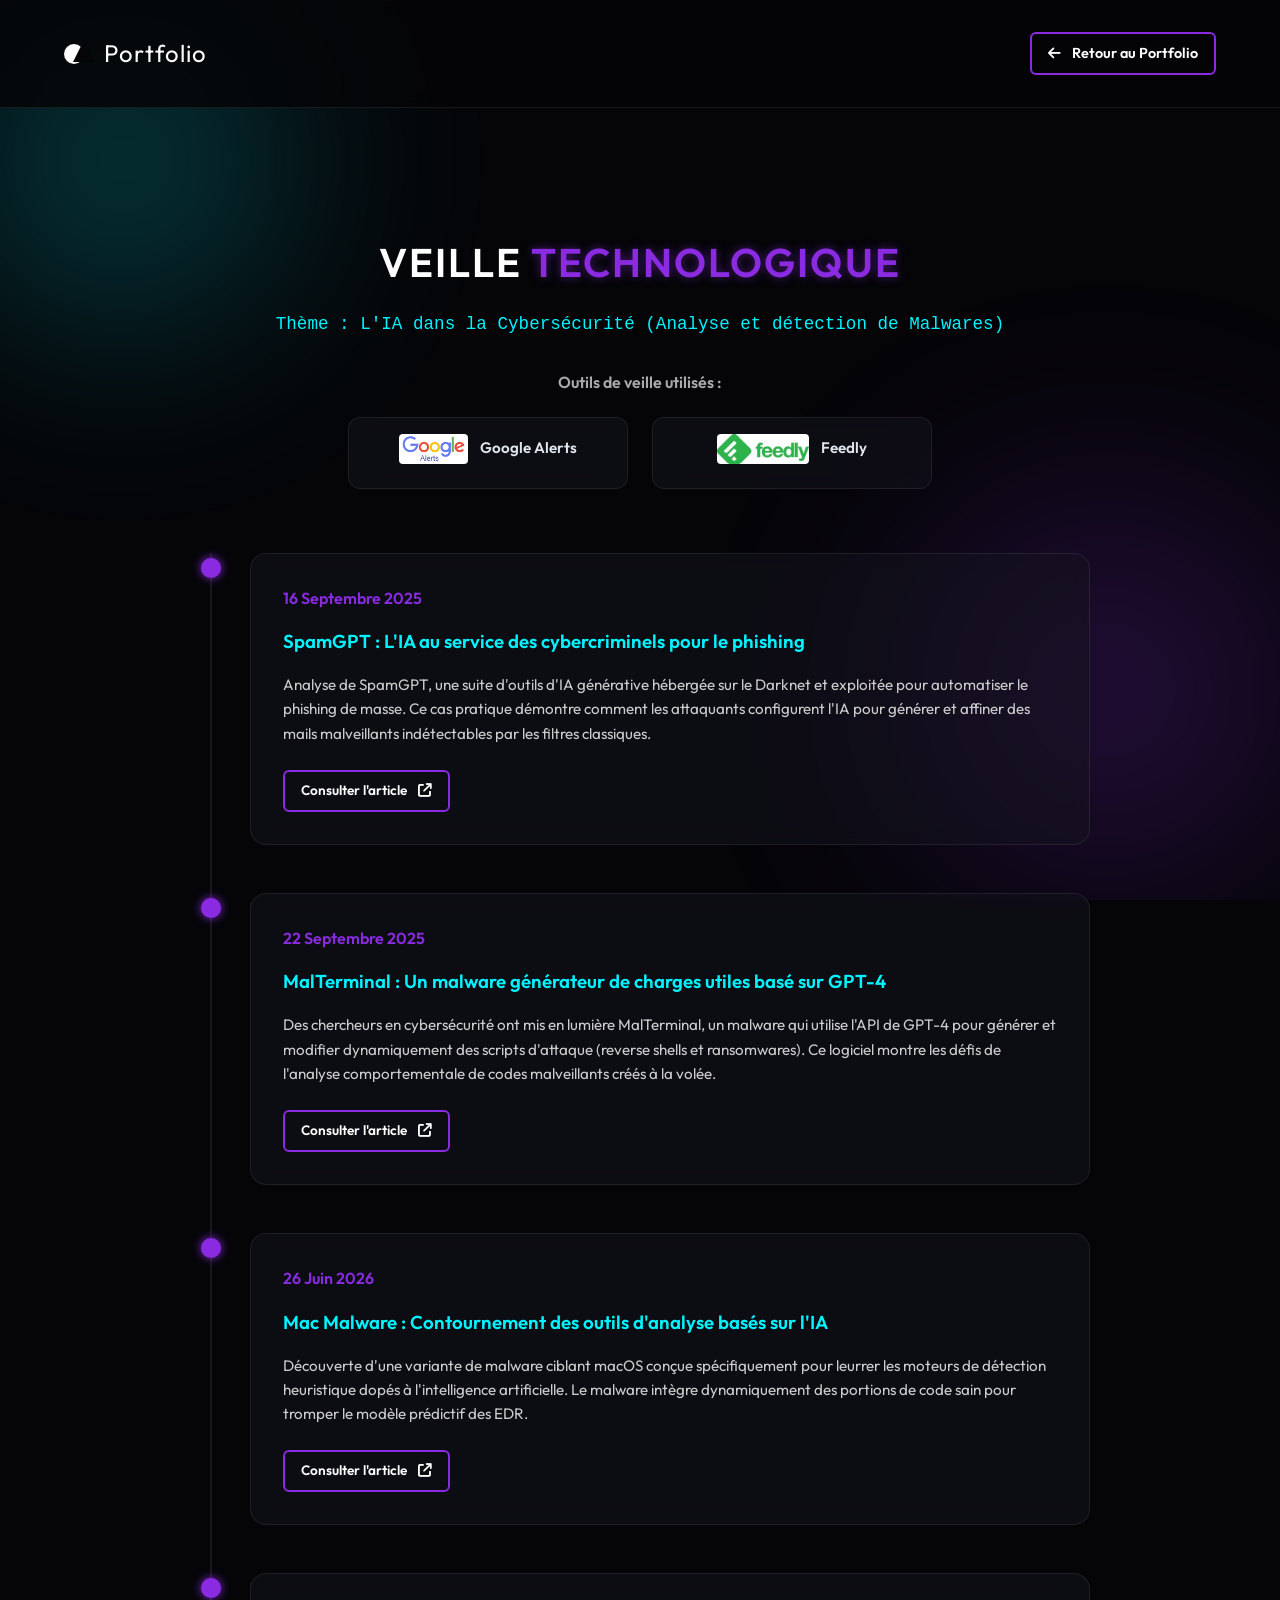
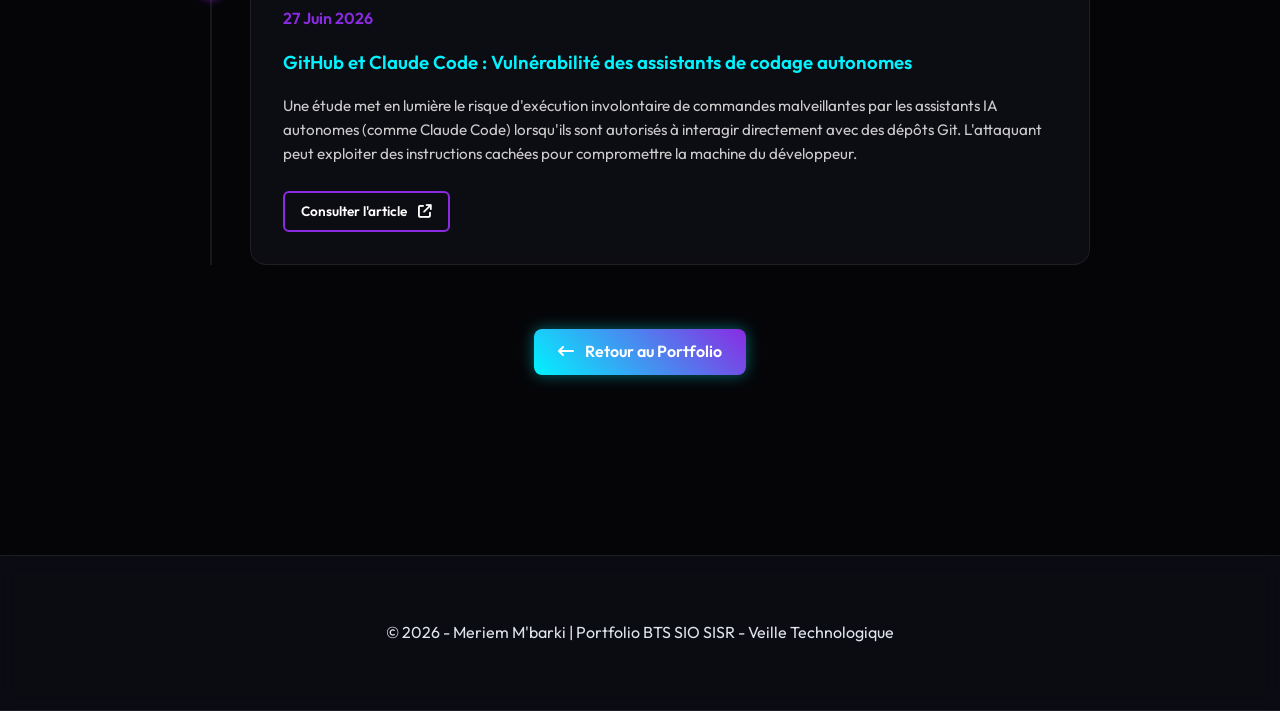
<file: veille.html>
<!DOCTYPE html>
<html lang="fr">

<head>
    <meta charset="UTF-8">
    <meta name="viewport" content="width=device-width, initial-scale=1.0">
    <title>Veille Technologique | Meriem M'barki</title>
    <meta name="description"
        content="Veille technologique de Meriem M'barki sur l'IA dans la cybersécurité (Analyse et détection de Malwares) - BTS SIO SISR.">
    <link rel="preconnect" href="https://fonts.googleapis.com">
    <link rel="preconnect" href="https://fonts.gstatic.com" crossorigin>
    <link href="https://fonts.googleapis.com/css2?family=Outfit:wght@300;400;600;800&display=swap" rel="stylesheet">
    <link rel="stylesheet" href="https://cdnjs.cloudflare.com/ajax/libs/font-awesome/6.4.0/css/all.min.css">
    <link rel="stylesheet" href="style.css">
</head>

<body>
    <div class="background-effects">
        <div class="glow glow-1"></div>
        <div class="glow glow-2"></div>
    </div>

    <header class="scrolled">
        <nav class="navbar">
            <a href="index.html" class="logo">
                <div class="logo-icon">
                    <div class="circle"></div>
                    <div class="triangle"></div>
                </div>
                Portfolio
            </a>
            <a href="index.html#veille" class="btn btn-outline-purple" style="font-size: 0.9rem; padding: 8px 16px;"><i class="fa-solid fa-arrow-left" style="margin-right: 8px;"></i> Retour au Portfolio</a>
        </nav>
    </header>

    <main style="padding-top: 130px;">
        <section class="section">
            <div style="text-align: center; margin-bottom: 4rem;">
                <h1 class="section-title" style="margin-bottom: 1rem;">Veille <span>Technologique</span></h1>
                <p style="color: var(--primary-color); font-family: var(--font-mono); font-size: 1.1rem; margin-bottom: 2rem;">Thème : L'IA dans la Cybersécurité (Analyse et détection de Malwares)</p>
                
                <div style="display: flex; flex-direction: column; align-items: center; gap: 0.8rem;">
                    <p style="color: #aaa; font-size: 1rem; font-weight: 600;">Outils de veille utilisés :</p>
                    <div style="display: flex; gap: 1.5rem; justify-content: center; align-items: center; flex-wrap: wrap; margin-top: 0.5rem;">
                        <div class="tool-card glass-card" style="display: flex; flex-direction: column; align-items: center; text-align: center; gap: 8px; padding: 16px 20px; border-radius: 12px; max-width: 280px;">
                            <div style="display: flex; align-items: center; gap: 12px;">
                                <img src="Logo-Google-Alerts.webp" alt="Google Alerts" style="height: 30px; width: auto; object-fit: contain; border-radius: 4px;">
                                <span style="font-weight: 600; font-size: 0.95rem;">Google Alerts</span>
                            </div>
                            <p class="tool-desc">
                                Automatise la veille en envoyant des alertes e-mail selon des mots-clés définis.
                            </p>
                        </div>
                        <div class="tool-card glass-card" style="display: flex; flex-direction: column; align-items: center; text-align: center; gap: 8px; padding: 16px 20px; border-radius: 12px; max-width: 280px;">
                            <div style="display: flex; align-items: center; gap: 12px;">
                                <img src="freedly.webp" alt="Feedly" style="height: 30px; width: auto; object-fit: contain; border-radius: 4px;">
                                <span style="font-weight: 600; font-size: 0.95rem;">Feedly</span>
                            </div>
                            <p class="tool-desc">
                                Centralise et organise les flux RSS des blogs et sites de cybersécurité suivis.
                            </p>
                        </div>
                    </div>
                </div>
            </div>

            <!-- Timeline of Articles (Ordre Chronologique : Septembre 2025 à Juillet 2026) -->
            <div class="timeline" style="max-width: 900px; margin: 0 auto; position: relative;">
                
                <!-- Article 1: 16 Septembre 2025 -->
                <div class="timeline-item" id="spamgpt">
                    <div class="timeline-dot"></div>
                    <div class="timeline-content glass-card">
                        <span class="date">16 Septembre 2025</span>
                        <h3 style="margin-top: 0.5rem; margin-bottom: 1rem; color: var(--primary-color);">SpamGPT : L'IA au service des cybercriminels pour le phishing</h3>
                        <p style="margin-bottom: 1.5rem; color: #ccc; font-size: 0.95rem; line-height: 1.6;">
                            Analyse de SpamGPT, une suite d'outils d'IA générative hébergée sur le Darknet et exploitée pour automatiser le phishing de masse. Ce cas pratique démontre comment les attaquants configurent l'IA pour générer et affiner des mails malveillants indétectables par les filtres classiques.
                        </p>
                        <a href="https://dcod.ch/2025/09/16/spamgpt-ia-cybercriminels-phishing/" target="_blank" class="btn btn-outline-purple" style="font-size: 0.85rem; padding: 8px 16px;">
                            Consulter l'article <i class="fa-solid fa-arrow-up-right-from-square" style="margin-left: 8px;"></i>
                        </a>
                    </div>
                </div>

                <!-- Article 2: 22 Septembre 2025 -->
                <div class="timeline-item" id="malterminal-gpt4">
                    <div class="timeline-dot"></div>
                    <div class="timeline-content glass-card">
                        <span class="date">22 Septembre 2025</span>
                        <h3 style="margin-top: 0.5rem; margin-bottom: 1rem; color: var(--primary-color);">MalTerminal : Un malware générateur de charges utiles basé sur GPT-4</h3>
                        <p style="margin-bottom: 1.5rem; color: #ccc; font-size: 0.95rem; line-height: 1.6;">
                            Des chercheurs en cybersécurité ont mis en lumière MalTerminal, un malware qui utilise l'API de GPT-4 pour générer et modifier dynamiquement des scripts d'attaque (reverse shells et ransomwares). Ce logiciel montre les défis de l'analyse comportementale de codes malveillants créés à la volée.
                        </p>
                        <a href="https://hacktualites.com/cybersecurite/des-chercheurs-decouvrent-un-malware-malterminal-base-sur-gpt-4-a-lorigine-de-ransomwares-et-de-shells-inverses" target="_blank" class="btn btn-outline-purple" style="font-size: 0.85rem; padding: 8px 16px;">
                            Consulter l'article <i class="fa-solid fa-arrow-up-right-from-square" style="margin-left: 8px;"></i>
                        </a>
                    </div>
                </div>

                <!-- Article 3: 26 Juin 2026 -->
                <div class="timeline-item" id="mac-malware">
                    <div class="timeline-dot"></div>
                    <div class="timeline-content glass-card">
                        <span class="date">26 Juin 2026</span>
                        <h3 style="margin-top: 0.5rem; margin-bottom: 1rem; color: var(--primary-color);">Mac Malware : Contournement des outils d'analyse basés sur l'IA</h3>
                        <p style="margin-bottom: 1.5rem; color: #ccc; font-size: 0.95rem; line-height: 1.6;">
                            Découverte d'une variante de malware ciblant macOS conçue spécifiquement pour leurrer les moteurs de détection heuristique dopés à l'intelligence artificielle. Le malware intègre dynamiquement des portions de code sain pour tromper le modèle prédictif des EDR.
                        </p>
                        <a href="https://www.clubic.com/actualite-618760-ce-malware-ne-piege-pas-seulement-votre-mac-il-tente-aussi-d-embrouiller-les-outils-d-analyse-dopes-a-l-ia-charges-de-le-demasquer.html" target="_blank" class="btn btn-outline-purple" style="font-size: 0.85rem; padding: 8px 16px;">
                            Consulter l'article <i class="fa-solid fa-arrow-up-right-from-square" style="margin-left: 8px;"></i>
                        </a>
                    </div>
                </div>

                <!-- Article 4: 27 Juin 2026 -->
                <div class="timeline-item" id="claude-code">
                    <div class="timeline-dot"></div>
                    <div class="timeline-content glass-card">
                        <span class="date">27 Juin 2026</span>
                        <h3 style="margin-top: 0.5rem; margin-bottom: 1rem; color: var(--primary-color);">GitHub et Claude Code : Vulnérabilité des assistants de codage autonomes</h3>
                        <p style="margin-bottom: 1.5rem; color: #ccc; font-size: 0.95rem; line-height: 1.6;">
                            Une étude met en lumière le risque d'exécution involontaire de commandes malveillantes par les assistants IA autonomes (comme Claude Code) lorsqu'ils sont autorisés à interagir directement avec des dépôts Git. L'attaquant peut exploiter des instructions cachées pour compromettre la machine du développeur.
                        </p>
                        <a href="https://www.briefia.fr/article/github-et-claude-code-un-duo-vulnerable-face-aux-malwares" target="_blank" class="btn btn-outline-purple" style="font-size: 0.85rem; padding: 8px 16px;">
                            Consulter l'article <i class="fa-solid fa-arrow-up-right-from-square" style="margin-left: 8px;"></i>
                        </a>
                    </div>
                </div>

            </div>

            <div style="text-align: center; margin-top: 4rem;">
                <a href="index.html#veille" class="btn btn-primary"><i class="fa-solid fa-arrow-left-long" style="margin-right: 8px;"></i> Retour au Portfolio</a>
            </div>
        </section>
    </main>

    <footer class="glass-panel" style="margin-top: 5rem;">
        <div class="footer-content" style="text-align: center; padding: 2rem 5%;">
            <p>&copy; 2026 - Meriem M'barki | Portfolio BTS SIO SISR - Veille Technologique</p>
        </div>
    </footer>
</body>

</html>
</file>
<file: style.css>
:root {
    /* Couleurs principales: Thème Cyber/Néon */
    --bg-color: #050508;
    --text-color: #e0e5ec;
    --primary-color: #00f3ff; /* Bleu Néon */
    --secondary-color: #8a2be2; /* Violet Néon (comme sur l'image) */
    --glass-bg: rgba(15, 15, 25, 0.6);
    --glass-border: rgba(255, 255, 255, 0.08);
    --card-hover: rgba(0, 243, 255, 0.1);
    
    /* Typographie */
    --font-main: 'Outfit', sans-serif;
    --font-mono: 'Courier New', Courier, monospace;
}

* {
    margin: 0;
    padding: 0;
    box-sizing: border-box;
    scroll-behavior: smooth;
}

body {
    background-color: var(--bg-color);
    color: var(--text-color);
    font-family: var(--font-main);
    overflow-x: hidden;
    line-height: 1.6;
}

/* Effets d'arrière-plan */
.background-effects {
    position: fixed;
    top: 0;
    left: 0;
    width: 100vw;
    height: 100vh;
    z-index: -1;
    overflow: hidden;
}

.glow {
    position: absolute;
    border-radius: 50%;
    filter: blur(100px);
    opacity: 0.3;
    animation: float 10s infinite ease-in-out alternate;
}

.glow-1 {
    top: -10%;
    left: -10%;
    width: 500px;
    height: 500px;
    background: radial-gradient(circle, var(--primary-color) 0%, transparent 70%);
}

.glow-2 {
    bottom: -10%;
    right: -10%;
    width: 600px;
    height: 600px;
    background: radial-gradient(circle, var(--secondary-color) 0%, transparent 70%);
    animation-delay: -5s;
}

@keyframes float {
    0% { transform: translate(0, 0); }
    100% { transform: translate(50px, 50px); }
}

/* Typographie globale */
h1, h2, h3, h4 {
    font-weight: 600;
    color: #ffffff;
}

.section-title {
    font-size: 2.5rem;
    text-align: center;
    margin-bottom: 3rem;
    text-transform: uppercase;
    letter-spacing: 2px;
}

.section-title span {
    color: var(--secondary-color);
    text-shadow: 0 0 10px rgba(138, 43, 226, 0.5);
}

/* Boutons */
.btn {
    display: inline-block;
    padding: 10px 24px;
    border-radius: 8px; /* Bouton plus carré comme l'image */
    font-weight: 600;
    text-decoration: none;
    transition: all 0.3s ease;
    cursor: pointer;
    font-size: 1rem;
    border: none;
}

.btn-primary {
    background: linear-gradient(45deg, var(--primary-color), var(--secondary-color));
    color: #fff;
    box-shadow: 0 0 15px rgba(0, 243, 255, 0.4);
}

.btn-outline-purple {
    background: transparent;
    color: #fff;
    border: 2px solid var(--secondary-color);
    border-radius: 6px;
    padding: 12px 30px;
}

.btn-outline-purple:hover {
    background: rgba(138, 43, 226, 0.1);
    box-shadow: 0 0 15px rgba(138, 43, 226, 0.4);
    transform: translateY(-2px);
}

/* Glassmorphism Classes */
.glass-panel {
    background: var(--glass-bg);
    backdrop-filter: blur(12px);
    -webkit-backdrop-filter: blur(12px);
    border-top: 1px solid var(--glass-border);
    border-bottom: 1px solid var(--glass-border);
}

.glass-card {
    background: rgba(20, 20, 30, 0.5);
    backdrop-filter: blur(10px);
    border: 1px solid var(--glass-border);
    border-radius: 16px;
    padding: 2rem;
    transition: all 0.3s ease;
}

.glass-card:hover {
    transform: translateY(-5px);
    border-color: rgba(138, 43, 226, 0.3);
    box-shadow: 0 10px 30px rgba(0, 0, 0, 0.5), 0 0 15px rgba(138, 43, 226, 0.2);
}

/* Navbar */
header {
    position: fixed;
    top: 0;
    width: 100%;
    z-index: 1000;
    transition: all 0.3s ease;
}

header.scrolled {
    background: rgba(5, 5, 8, 0.85);
    backdrop-filter: blur(10px);
    border-bottom: 1px solid var(--glass-border);
    padding: 0.5rem 0;
}

.navbar {
    display: flex;
    justify-content: space-between;
    align-items: center;
    padding: 1.5rem 5%;
    max-width: 1400px;
    margin: 0 auto;
}

.logo {
    display: flex;
    align-items: center;
    gap: 10px;
    font-size: 1.5rem;
    font-weight: 400;
    color: #fff;
    text-decoration: none;
    letter-spacing: 1px;
}

.logo-icon {
    position: relative;
    width: 30px;
    height: 30px;
}

.logo-icon .circle {
    position: absolute;
    top: 5px;
    left: 0;
    width: 20px;
    height: 20px;
    background-color: #fff;
    border-radius: 50%;
}

.logo-icon .triangle {
    position: absolute;
    top: 0;
    left: 8px;
    width: 0;
    height: 0;
    border-left: 12px solid transparent;
    border-right: 12px solid transparent;
    border-bottom: 24px solid transparent;
    border-bottom-color: rgba(255, 255, 255, 0.5); /* Bordure blanche transparente */
    border-top: none;
    border-style: solid;
    border-width: 0 12px 24px 12px;
    border-color: transparent transparent rgba(255, 255, 255, 0) transparent;
}
.logo-icon .triangle::after {
    content: '';
    position: absolute;
    top: 1px;
    left: -11px;
    border-left: 11px solid transparent;
    border-right: 11px solid transparent;
    border-bottom: 22px solid #050508;
}
.logo-icon .triangle-border {
    position: absolute;
    top: 0;
    left: 8px;
    width: 0;
    height: 0;
    border-left: 12px solid transparent;
    border-right: 12px solid transparent;
    border-bottom: 24px solid #fff;
}
.logo-icon .triangle-border::after {
    content: '';
    position: absolute;
    top: 1px;
    left: -11px;
    border-left: 11px solid transparent;
    border-right: 11px solid transparent;
    border-bottom: 22px solid #050508;
}

.nav-links {
    list-style: none;
    display: flex;
    gap: 2rem;
}

.nav-links a {
    color: #ccc;
    text-decoration: none;
    font-weight: 400;
    font-size: 0.95rem;
    transition: color 0.3s ease;
    position: relative;
}

.nav-links a:hover, .nav-links a.active {
    color: #fff;
}

.menu-toggle {
    display: none;
    flex-direction: column;
    cursor: pointer;
    gap: 5px;
}

.menu-toggle .bar {
    width: 25px;
    height: 3px;
    background-color: #fff;
    transition: all 0.3s ease;
}

/* Sections */
.section {
    padding: 100px 5%;
    max-width: 1200px;
    margin: 0 auto;
}

/* Hero Section (Refonte selon image) */
.hero {
    height: 100vh;
    display: flex;
    align-items: center;
    justify-content: space-between;
    padding: 0 5%;
    max-width: 1400px;
    margin: 0 auto;
    position: relative;
}

.hero-content {
    flex: 1;
    max-width: 700px;
    z-index: 2;
}

.intro-text {
    font-family: var(--font-mono);
    color: var(--secondary-color);
    font-size: 1.1rem;
    margin-bottom: 1rem;
}

.hero-name {
    font-size: 4.5rem;
    margin-bottom: 1rem;
    line-height: 1.1;
    font-weight: 800;
}

.hero-name .underline {
    position: relative;
    display: inline-block;
}

.hero-name .underline::after {
    content: '';
    position: absolute;
    width: 100%;
    height: 6px;
    bottom: 5px;
    left: 0;
    background-color: var(--secondary-color);
    z-index: -1;
    box-shadow: 0 0 10px var(--secondary-color);
}

.hero-role {
    font-size: 2rem;
    color: #aaa;
    margin-bottom: 2.5rem;
    font-weight: 400;
    font-family: var(--font-mono);
}

.hero-role .cursor {
    animation: blink 1s infinite;
}

@keyframes blink {
    0%, 100% { opacity: 1; }
    50% { opacity: 0; }
}

.hero-socials {
    display: flex;
    gap: 1.5rem;
    margin-bottom: 2.5rem;
}

.hero-socials a {
    color: #fff;
    font-size: 1.5rem;
    transition: all 0.3s ease;
}

.hero-socials a:hover {
    color: var(--secondary-color);
    transform: translateY(-3px);
}

.mt-4 {
    margin-top: 2rem;
}

.hero-image {
    flex: 1;
    display: flex;
    justify-content: center;
    align-items: center;
    position: relative;
}

.hologram-effect {
    width: 100%;
    max-width: 500px;
    animation: float-slow 6s ease-in-out infinite alternate;
}

@keyframes float-slow {
    0% { transform: translateY(0); }
    100% { transform: translateY(20px); }
}

.vertical-text {
    position: absolute;
    right: -5%;
    top: 50%;
    transform: translateY(-50%) rotate(90deg) translateX(50%);
    transform-origin: right center;
    font-size: 15vw;
    font-weight: 800;
    color: rgba(255, 255, 255, 0.03);
    pointer-events: none;
    z-index: 0;
    white-space: nowrap;
}

/* Autres Sections - Gardées à l'identique */
.about-grid {
    display: grid;
    grid-template-columns: 1fr 1fr;
    gap: 4rem;
    align-items: center;
}

.skills {
    display: flex;
    flex-wrap: wrap;
    gap: 1rem;
}

.skill-tag {
    background: rgba(138, 43, 226, 0.1);
    border: 1px solid rgba(138, 43, 226, 0.3);
    color: #fff;
    padding: 8px 16px;
    border-radius: 20px;
    font-size: 0.9rem;
}

.cards-grid {
    display: grid;
    grid-template-columns: repeat(auto-fit, minmax(300px, 1fr));
    gap: 2rem;
}

.card-icon, .project-img {
    font-size: 3rem;
    color: var(--secondary-color);
    margin-bottom: 1.5rem;
}

.timeline {
    position: relative;
    max-width: 800px;
    margin: 0 auto;
}

.timeline::before {
    content: '';
    position: absolute;
    width: 2px;
    background: var(--glass-border);
    top: 0;
    bottom: 0;
    left: 20px;
}

.timeline-item {
    position: relative;
    margin-bottom: 3rem;
    padding-left: 60px;
}

.timeline-dot {
    position: absolute;
    width: 20px;
    height: 20px;
    background: var(--secondary-color);
    border-radius: 50%;
    left: 11px;
    top: 5px;
    box-shadow: 0 0 10px var(--secondary-color);
}

.date {
    display: inline-block;
    color: var(--secondary-color);
    font-weight: 600;
    margin-bottom: 0.5rem;
}

.table-responsive {
    overflow-x: auto;
}

.synth-table {
    width: 100%;
    border-collapse: collapse;
    min-width: 800px;
}

.synth-table th, .synth-table td {
    padding: 1rem;
    text-align: center;
    border-bottom: 1px solid var(--glass-border);
}

.synth-table th {
    background: rgba(138, 43, 226, 0.1);
    color: #fff;
    font-weight: 600;
    border-top: 1px solid var(--secondary-color);
}

.synth-table td.checked {
    color: var(--secondary-color);
    font-size: 1.2rem;
}

.contact-container {
    max-width: 600px;
    margin: 0 auto;
}

.contact-form {
    display: flex;
    flex-direction: column;
    gap: 1.5rem;
}

.input-group input, .input-group textarea {
    width: 100%;
    padding: 1rem;
    background: rgba(0, 0, 0, 0.3);
    border: 1px solid var(--glass-border);
    border-radius: 8px;
    color: #fff;
    font-family: var(--font-main);
}

footer {
    padding: 2rem 5%;
    text-align: center;
}

.social-links a {
    color: #fff;
    font-size: 1.5rem;
    margin: 0 10px;
}

@media (max-width: 992px) {
    .about-grid {
        grid-template-columns: 1fr;
    }
    .hero {
        flex-direction: column;
        justify-content: flex-start;
        text-align: left;
        padding-top: 130px;
        height: auto;
        min-height: 100vh;
        padding-bottom: 50px;
    }
    .hero-name {
        font-size: 3rem;
    }
    .hero-role {
        font-size: 1.5rem;
    }
    .hero-image {
        margin-top: 3rem;
    }
    .vertical-text {
        display: none;
    }
}

@media (max-width: 768px) {
    .hero {
        padding-top: 110px;
    }
    .hero-name {
        font-size: 2.4rem;
    }
    .hero-role {
        font-size: 1.2rem;
    }
    .nav-links {
        display: none;
        flex-direction: column;
        position: absolute;
        top: 100%;
        left: 0;
        width: 100%;
        background: rgba(5, 5, 8, 0.95);
        backdrop-filter: blur(10px);
        padding: 2rem 0;
        text-align: center;
        border-bottom: 1px solid var(--glass-border);
    }
    .nav-links.active {
        display: flex;
    }
    .menu-toggle {
        display: flex;
    }
}

/* --- OUTILS DE VEILLE (HOVER EFFECT) --- */
.tool-card {
    transition: all 0.3s cubic-bezier(0.4, 0, 0.2, 1) !important;
}

.tool-card .tool-desc {
    max-height: 0;
    opacity: 0;
    overflow: hidden;
    transition: all 0.3s cubic-bezier(0.4, 0, 0.2, 1);
    color: #ccc;
    font-size: 0.85rem;
    line-height: 1.4;
    margin-top: 0;
}

.tool-card:hover .tool-desc {
    max-height: 100px;
    opacity: 1;
    margin-top: 10px;
}
</file>
